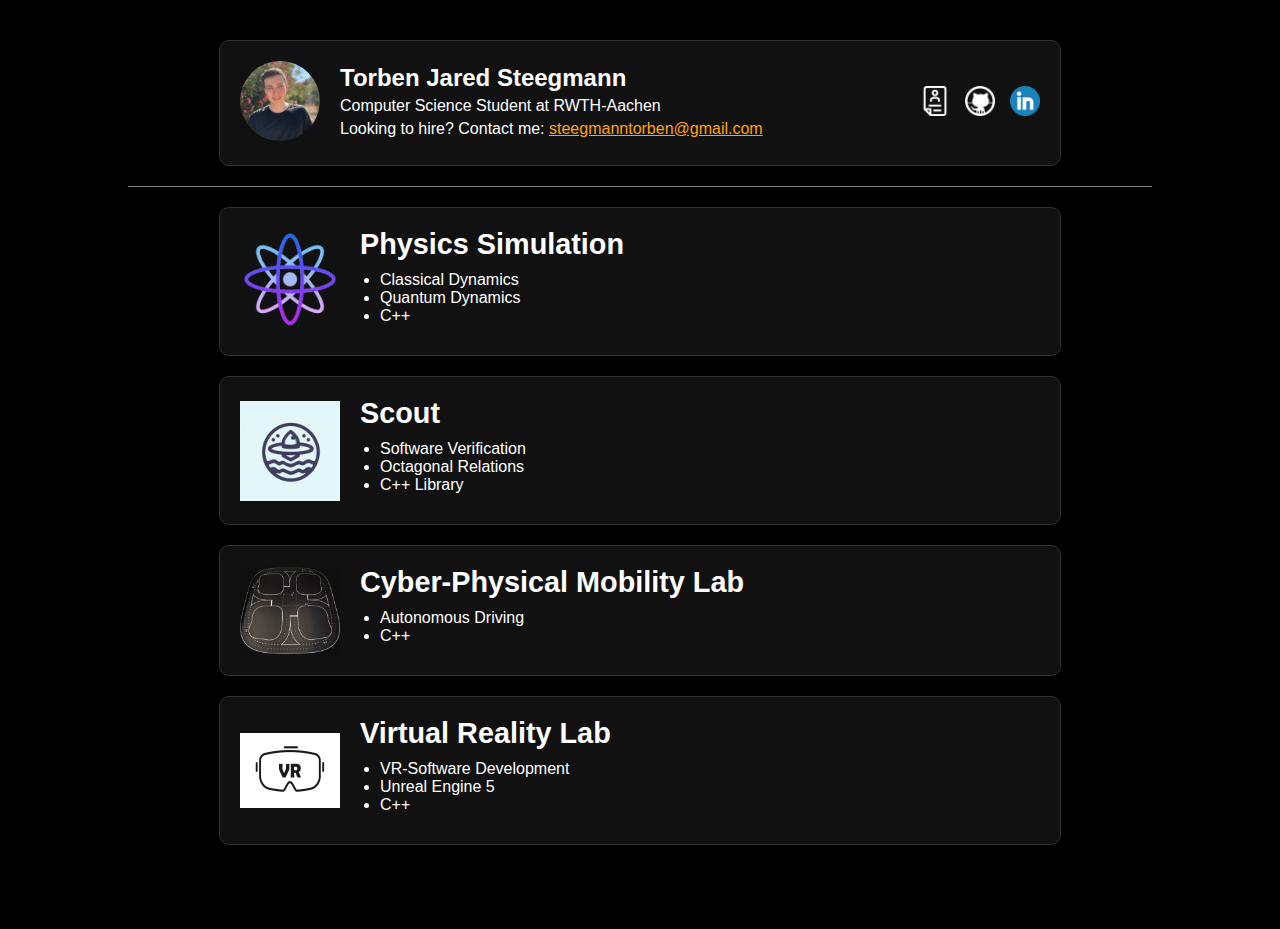
<file: index.html>
<!DOCTYPE html>
<html lang="en">
<head>
    <meta charset="UTF-8">
    <meta name="viewport" content="width=device-width, initial-scale=1.0">
    <link rel="icon" href="res/logo.jpg" type="image/jpg">
    <link rel="stylesheet" type="text/css" href="style.css" />
    <title>Portfolio</title>
    
</head>
<body>
    <div class="container">
        <!-- Header Section -->
        <div class="profile" onclick="toggleTab(this)">
            <div class="profile-card">
                <div class="profile-left">
                    <img src="res/profil.jpg" alt="Profile Picture" class="profile-img">
                </div>
                <div class="profile-middle">
                    <h2>Torben Jared Steegmann</h2>
                    <p>Computer Science Student at RWTH-Aachen</p>
                    <p>Looking to hire? Contact me: <a href="mailto:steegmanntorben@gmail.com" onclick="event.stopPropagation()">steegmanntorben@gmail.com</a></p>
                </div>
                <div class="profile-right">
                    <a class="cv_icon" href="https://raw.githubusercontent.com/TorbenSteegmann/TorbenSteegmann.github.io/refs/heads/main/Torben_Steegmann_CV.pdf" target="_blank" onclick="event.stopPropagation()">
                        <img src="res/CV_Icon.png" alt="CV">
                    </a>
                    <a href="https://github.com/TorbenSteegmann" target="_blank" onclick="event.stopPropagation()">
                        <img src="res/github.png" alt="GitHub">
                    </a>
                    <a href="https://www.linkedin.com/in/torben-steegmann-814a8122a/" target="_blank" onclick="event.stopPropagation()">
                        <img src="res/linkedin-logo.png" alt="LinkedIn">
                    </a>
                </div>
            </div>
            <div class="tab-content">
                <p>My name is Torben Jared Steegmann. I am a 24-year-old computer science student at RWTH Aachen, where I graduated in the summer of 2023 with a B.Sc. degree in computer science and a minor in physics. <br> <br>

                    Since then, I have begun pursuing a master's degree with a focus on computer graphics, physically based animation, and high-performance computation. My personal projects include game development and physics simulations. I have also developed a particular interest in coding efficiently. <br> <br>
                    
                    When I am not working or studying at the computer, you are most likely to find me gaming or playing table tennis. <br> <br> 
                
                    On this website, you can find links to my <a href="https://raw.githubusercontent.com/TorbenSteegmann/TorbenSteegmann.github.io/refs/heads/main/Torben_Steegmann_CV.pdf" target="_blank" onclick="event.stopPropagation()">CV</a>, <a href="https://github.com/TorbenSteegmann" target="_blank" onclick="event.stopPropagation()">GitHub</a> and <a href="https://www.linkedin.com/in/torben-steegmann-814a8122a/" target="_blank" onclick="event.stopPropagation()">LinkedIn</a>, as well as brief summaries of my work experience.
                </p>
            </div>
        </div>
        <!-- Separator -->
        <div class="separator"></div>


        <!-- Tabs Section -->
        <div class="tabs">
            <!-- Tab 0 -->
            <div class="tab" onclick="toggleTab(this)">
                <img src="res/physics-logo-7.jpg" alt="Tab Image 2">
                <div>
                    <h2>Physics Simulation</h2>
                    <div class="bullets">
                        <ul>
                            <li>Classical Dynamics</li>
                            <li>Quantum Dynamics</li>
                            <li>C++</li>
                        </ul>
                    </div>
                    <div class="tab-content">
                        <p>Over the years, I have written numerous physics simulations, ranging from fluid dynamics and soft-body physics to quantum dynamics. A selection of these simulations can be found on my GitHub <a href="https://github.com/TorbenSteegmann/computational_physics" target="_blank" onclick="event.stopPropagation()">here</a>.</p>
                    </div>
                </div>
            </div>
            <!-- Tab 1 -->
            <div class="tab" onclick="toggleTab(this)">
                <img src="res/scout_logo.jpg" alt="Tab Image 1">
                <div>
                    <h2>Scout</h2>
                    <div class="bullets">
                        <ul>
                            <li>Software Verification</li>
                            <li>Octagonal Relations</li>
                            <li>C++ Library</li>
                        </ul>
                    </div>
                    <div class="tab-content">
                        <p>Scout is the result of my bachelor's thesis. It is a library designed to accelerate octagonal relations for software verification. A detailed description, the source code, and the thesis can be found on my GitHub <a href="https://github.com/TorbenSteegmann/Scout" target="_blank" onclick="event.stopPropagation()">here</a>.</p>
                    </div>
                </div>
            </div>

            <!-- Tab 2 -->
            <div class="tab" onclick="toggleTab(this)">
                <img src="res/cpm_track.jpg" alt="Tab Image 2">
                <div>
                    <h2>Cyber-Physical Mobility Lab</h2>
                    <div class="bullets">
                        <ul>
                            <li>Autonomous Driving</li>
                            <li>C++</li>
                        </ul>
                    </div>
                    <div class="tab-content">
                        <p>During this internship, a small team and I developed an autonomous package delivery system. Detailed information about the project and the lab can be found <a href="https://cpm.embedded.rwth-aachen.de/" target="_blank" onclick="event.stopPropagation()">here</a>.</p>
                    </div>
                </div>
            </div>

            <!-- Add more tabs as needed -->
             <!-- Tab 3 -->
            <div class="tab" onclick="toggleTab(this)">
                <img src="res/vr-logo.jpg" alt="Tab Image 2">
                <div>
                    <h2>Virtual Reality Lab</h2>
                    <div class="bullets">
                        <ul>
                            <li>VR-Software Development</li>
                            <li>Unreal Engine 5</li>
                            <li>C++</li>
                        </ul>
                    </div>
                    <div class="tab-content">
                        <p>During this internship, we developed a VR game using Unreal Engine 5.</p>
                    </div>
                </div>
            </div>

        </div>
    </div>

    <script>
        function toggleTab(element) 
        {
            const isActive = element.classList.contains('active');
            const tabs = document.querySelectorAll('.tab');
            //tabs.forEach(tab => tab.classList.remove('active'));
            
            if (!isActive) 
            {
                element.classList.add('active');
            }
            else 
            {
                element.classList.remove('active');
            }
        }
    </script>
</body>
</html>
</file>
<file: style.css>
/* General styles */
body {
    margin: 0;
    font-family: 'Arial', sans-serif;
    background-color: black;
    color: white;
    text-align: center;
}
a {
    color: orange;
}

a:visited { 
    color:orange;
}



.container {
    max-width: 1200px;
    margin: 0 auto;
    padding: 0% 5% 5% 5%;
}

/* Header section */
.social-icons {
    display: flex;
    margin-left: 20px;
}

.social-icons a {
    margin-left: 10px;
}

.social-icons img {
    width: 30px;
    height: 30px;
}

.profile
{
    display:grid;
    padding: 20px;
    border: 1px solid #333;
    border-radius: 10px;
    background-color: #111;
    max-width: 800px;
    margin: 40px auto 20px auto;
    transition: background-color 0.3s;
}

.profile-card {
    display: flex;
    justify-content: space-between;
    align-items: center;
    cursor: pointer;
    
}
.profile:hover {
    background-color: #333;
}

.tab-content {
    display: none;
    text-align: left;
    margin-top: 10px;
}

.profile.active .tab-content {
    display: block;
}

.profile-left {
    flex: 0 0 auto;
}

.profile-img {
    width: 80px;
    height: 80px;
    border-radius: 50%;
    object-fit:cover;
}

.profile-middle {
    flex-grow: 1;
    text-align: left;
    padding-left: 20px;
}

.profile-middle h2 {
    margin: 0;
    font-size: 1.5em;
}

.profile-middle p {
    margin: 5px 0;
}

.profile-middle a { 
    color:orange;
}

.profile-right {
    flex: 0 0 auto;
    display: flex;
    gap: 15px;
}

.profile-right a img 
{
    width: 30px;
    height: 30px;
}
.cv_icon 
{
    filter: invert(1);
}

/* Separator line */
.separator {
    width: 100%;
    height: 1px;
    background-color: grey;
    margin: 1% 0;
}

/* Tabs section */
.tabs {
    margin-top: 20px;
}

.tab {
    display: flex;
    align-items: center;
    cursor: pointer;
    margin: 20px auto;
    padding: 20px;
    border: 1px solid #333;
    border-radius: 10px;
    max-width: 800px;
    background-color: #111;
    transition: background-color 0.3s;
}

.tab:hover {
    background-color: #333;
}

.tab img {
    width: 100px;
    height: auto;
    margin-right: 20px;
}

.tab-content {
    display: none;
    text-align: justify;
    text-justify: inter-word;
    margin-top: 10px;
}

.tab.active .tab-content {
    display: block;
}

.tab h2 {
    text-align: left;
    font-size: 1.8em;
    margin: 0;
}

.tab .bullets ul {
    text-align: left;
    list-style-type: disc;
    padding-left: 20px;
    margin: 10px 0;
}

@media(max-width: 3900px)
{
    .container {
        width: 40%;
        max-width: 1200px; /* Maintain a consistent maximum width */
        margin: 0 auto; /* This centers the container */
        transform: scale(2.5); /* Use transform for scaling */
        padding: 0;
        overflow-x: hidden;
        transform-origin: top center; /* Ensures content remains centered */
    }
}

@media(max-width: 2000px)
{
    .container {
        max-width: 1200px;
        width: 80%;
        margin: 0 auto;
        padding: 0% 5% 5% 5%;
        transform: none;
    }
}

/* Further adjustments for very small screens (e.g., phones) */
@media (max-width: 514px) {
    .container {
        width: 80%;
        max-width: 1200px;
        margin: 0 auto;
        padding: 0% 5% 5% 5%;
        transform: none;
    }

    .profile-card
    {
        display:grid;
        
    }
    .profile-middle
    {
        padding: 0;
        display:block;
        align-content:center;
        text-align: center;
    }
    .profile-right
    {
        display: block;
    }
    .profile-right a
    {
        color: transparent;
        padding-left: 10%;
        padding-right: 10%;
    }

    .tab-content
    {
        text-align: justify;
        text-align-last: center;
    }

    .tab {
        display: block;
        align-content: center;
        text-align: center;
        padding: 10px 5px; /* Reduce overall padding for very small devices */
    }

    .tab h2
    {
        font-size: 1.3em; /* Further reduce headline font size */
        padding: 0;
        margin: 0;
        text-align: center;
    }

    .tab .bullets ul
    {
        padding: 0;
        margin: 0;
        align-content: center;
        text-align: center;
        list-style-type: none;
    }

    .tab ul {
        font-size: 0.9em; /* Reduce font size slightly for better fit */
    }

    .tab img {
        padding: 0;
        margin: 0;
    };



}
</file>
